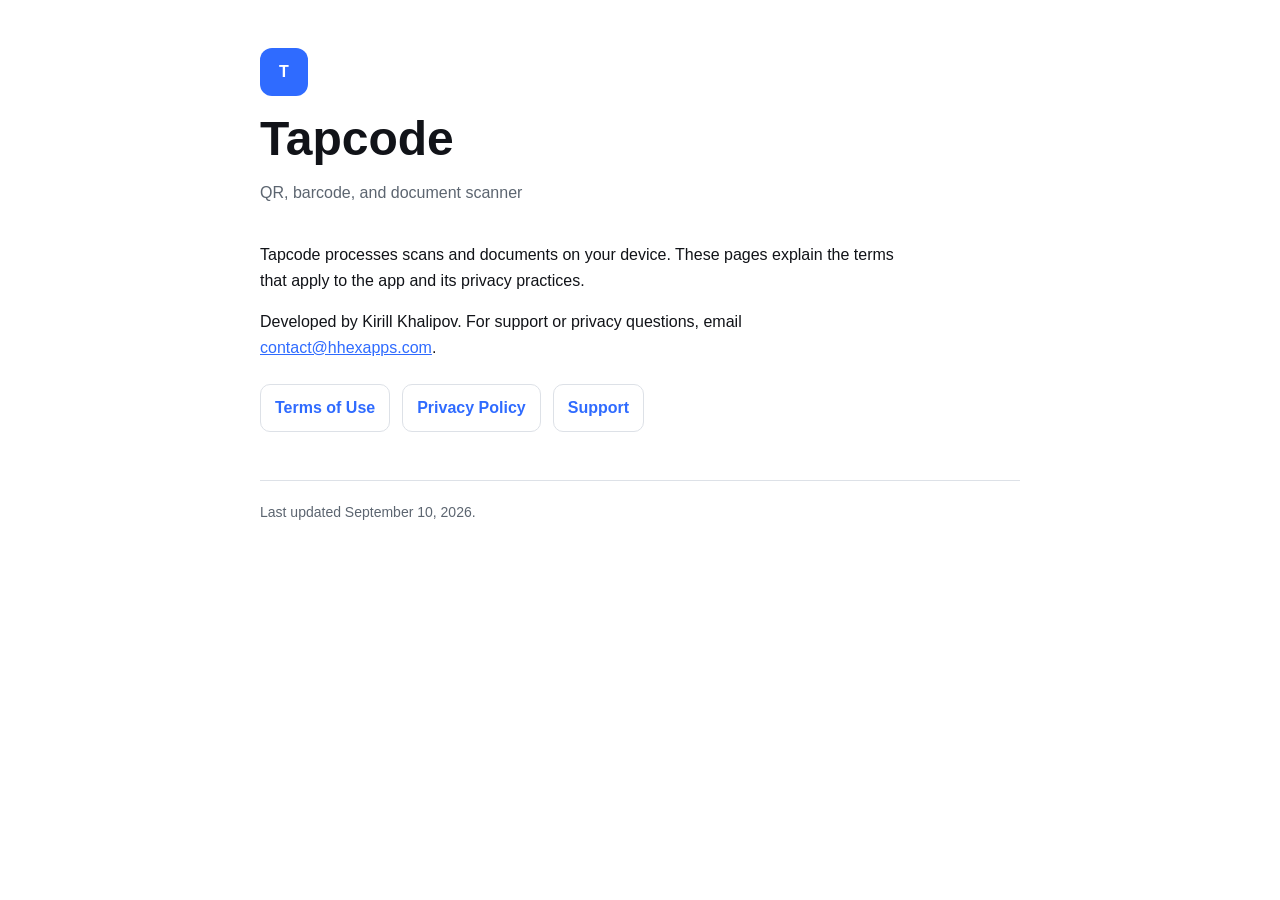
<file: index.html>
<!doctype html>
<html lang="en">
<head>
  <meta charset="utf-8">
  <meta name="viewport" content="width=device-width, initial-scale=1">
  <title>Tapcode — Legal</title>
  <meta name="description" content="Tapcode legal documents and support links.">
  <link rel="stylesheet" href="./legal.css">
</head>
<body><main>
  <header><span class="mark">T</span><h1>Tapcode</h1><p class="meta">QR, barcode, and document scanner</p></header>
  <p>Tapcode processes scans and documents on your device. These pages explain the terms that apply to the app and its privacy practices.</p>
  <p>Developed by Kirill Khalipov. For support or privacy questions, email <a href="mailto:contact@hhexapps.com">contact@hhexapps.com</a>.</p>
  <nav><a href="./terms/">Terms of Use</a><a href="./privacy/">Privacy Policy</a><a href="mailto:contact@hhexapps.com">Support</a></nav>
  <footer>Last updated September 10, 2026.</footer>
</main></body>
</html>
</file>
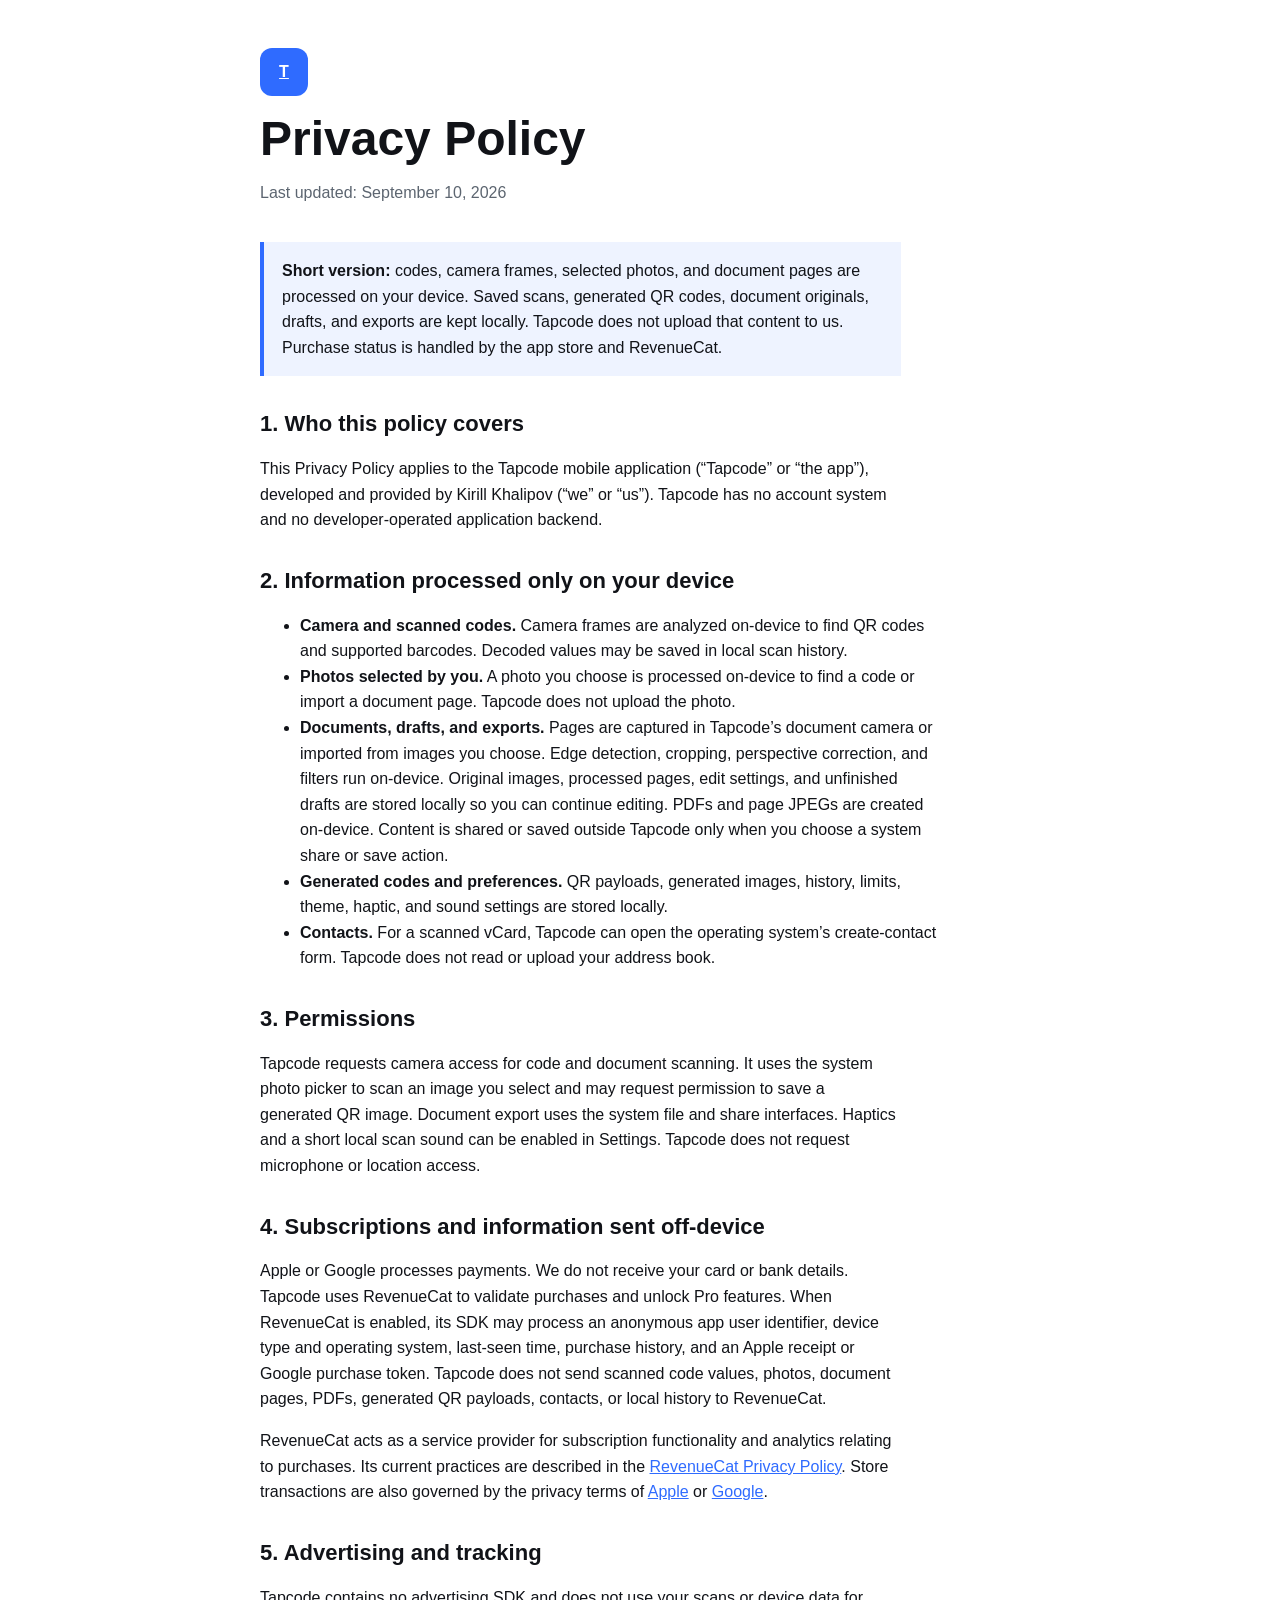
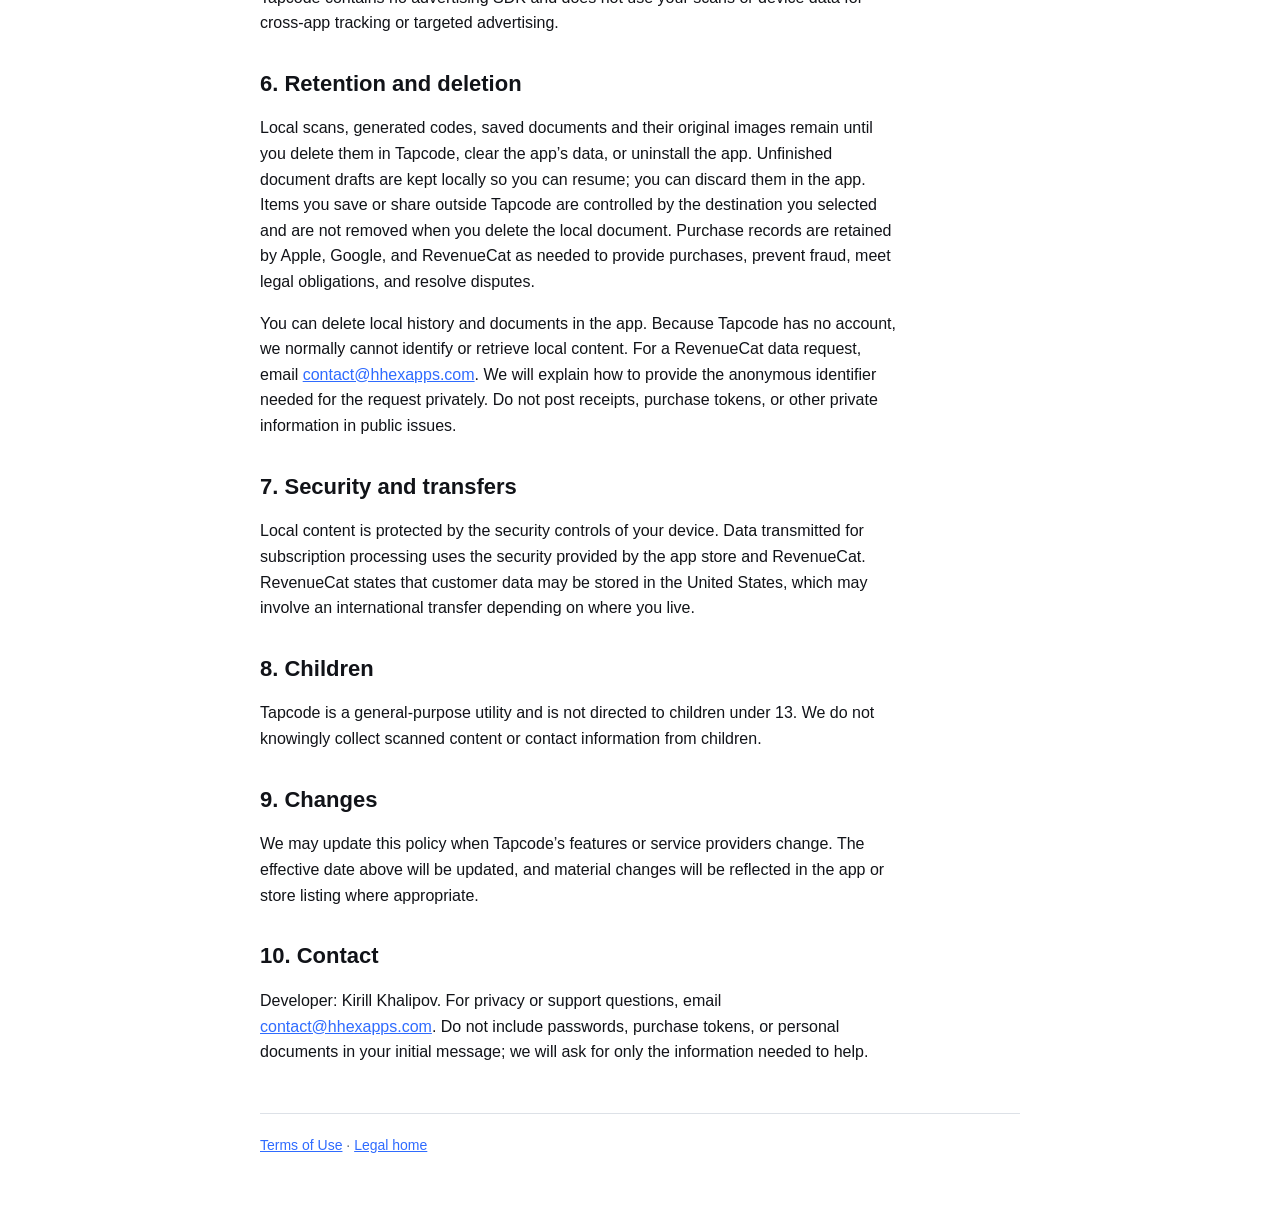
<file: privacy/index.html>
<!doctype html>
<html lang="en">
<head>
  <meta charset="utf-8">
  <meta name="viewport" content="width=device-width, initial-scale=1">
  <title>Tapcode Privacy Policy</title>
  <meta name="description" content="Privacy Policy for the Tapcode mobile app.">
  <link rel="stylesheet" href="../legal.css">
</head>
<body><main>
  <header><a href="../" class="mark" aria-label="Tapcode legal home">T</a><h1>Privacy Policy</h1><p class="meta">Last updated: September 10, 2026</p></header>

  <p class="note"><strong>Short version:</strong> codes, camera frames, selected photos, and document pages are processed on your device. Saved scans, generated QR codes, document originals, drafts, and exports are kept locally. Tapcode does not upload that content to us. Purchase status is handled by the app store and RevenueCat.</p>

  <h2>1. Who this policy covers</h2>
  <p>This Privacy Policy applies to the Tapcode mobile application (“Tapcode” or “the app”), developed and provided by Kirill Khalipov (“we” or “us”). Tapcode has no account system and no developer-operated application backend.</p>

  <h2>2. Information processed only on your device</h2>
  <ul>
    <li><strong>Camera and scanned codes.</strong> Camera frames are analyzed on-device to find QR codes and supported barcodes. Decoded values may be saved in local scan history.</li>
    <li><strong>Photos selected by you.</strong> A photo you choose is processed on-device to find a code or import a document page. Tapcode does not upload the photo.</li>
    <li><strong>Documents, drafts, and exports.</strong> Pages are captured in Tapcode’s document camera or imported from images you choose. Edge detection, cropping, perspective correction, and filters run on-device. Original images, processed pages, edit settings, and unfinished drafts are stored locally so you can continue editing. PDFs and page JPEGs are created on-device. Content is shared or saved outside Tapcode only when you choose a system share or save action.</li>
    <li><strong>Generated codes and preferences.</strong> QR payloads, generated images, history, limits, theme, haptic, and sound settings are stored locally.</li>
    <li><strong>Contacts.</strong> For a scanned vCard, Tapcode can open the operating system’s create-contact form. Tapcode does not read or upload your address book.</li>
  </ul>

  <h2>3. Permissions</h2>
  <p>Tapcode requests camera access for code and document scanning. It uses the system photo picker to scan an image you select and may request permission to save a generated QR image. Document export uses the system file and share interfaces. Haptics and a short local scan sound can be enabled in Settings. Tapcode does not request microphone or location access.</p>

  <h2>4. Subscriptions and information sent off-device</h2>
  <p>Apple or Google processes payments. We do not receive your card or bank details. Tapcode uses RevenueCat to validate purchases and unlock Pro features. When RevenueCat is enabled, its SDK may process an anonymous app user identifier, device type and operating system, last-seen time, purchase history, and an Apple receipt or Google purchase token. Tapcode does not send scanned code values, photos, document pages, PDFs, generated QR payloads, contacts, or local history to RevenueCat.</p>
  <p>RevenueCat acts as a service provider for subscription functionality and analytics relating to purchases. Its current practices are described in the <a href="https://www.revenuecat.com/privacy/">RevenueCat Privacy Policy</a>. Store transactions are also governed by the privacy terms of <a href="https://www.apple.com/legal/privacy/">Apple</a> or <a href="https://policies.google.com/privacy">Google</a>.</p>

  <h2>5. Advertising and tracking</h2>
  <p>Tapcode contains no advertising SDK and does not use your scans or device data for cross-app tracking or targeted advertising.</p>

  <h2>6. Retention and deletion</h2>
  <p>Local scans, generated codes, saved documents and their original images remain until you delete them in Tapcode, clear the app’s data, or uninstall the app. Unfinished document drafts are kept locally so you can resume; you can discard them in the app. Items you save or share outside Tapcode are controlled by the destination you selected and are not removed when you delete the local document. Purchase records are retained by Apple, Google, and RevenueCat as needed to provide purchases, prevent fraud, meet legal obligations, and resolve disputes.</p>
  <p>You can delete local history and documents in the app. Because Tapcode has no account, we normally cannot identify or retrieve local content. For a RevenueCat data request, email <a href="mailto:contact@hhexapps.com">contact@hhexapps.com</a>. We will explain how to provide the anonymous identifier needed for the request privately. Do not post receipts, purchase tokens, or other private information in public issues.</p>

  <h2>7. Security and transfers</h2>
  <p>Local content is protected by the security controls of your device. Data transmitted for subscription processing uses the security provided by the app store and RevenueCat. RevenueCat states that customer data may be stored in the United States, which may involve an international transfer depending on where you live.</p>

  <h2>8. Children</h2>
  <p>Tapcode is a general-purpose utility and is not directed to children under 13. We do not knowingly collect scanned content or contact information from children.</p>

  <h2>9. Changes</h2>
  <p>We may update this policy when Tapcode’s features or service providers change. The effective date above will be updated, and material changes will be reflected in the app or store listing where appropriate.</p>

  <h2>10. Contact</h2>
  <p>Developer: Kirill Khalipov. For privacy or support questions, email <a href="mailto:contact@hhexapps.com">contact@hhexapps.com</a>. Do not include passwords, purchase tokens, or personal documents in your initial message; we will ask for only the information needed to help.</p>

  <footer><a href="../terms/">Terms of Use</a> · <a href="../">Legal home</a></footer>
</main></body>
</html>
</file>
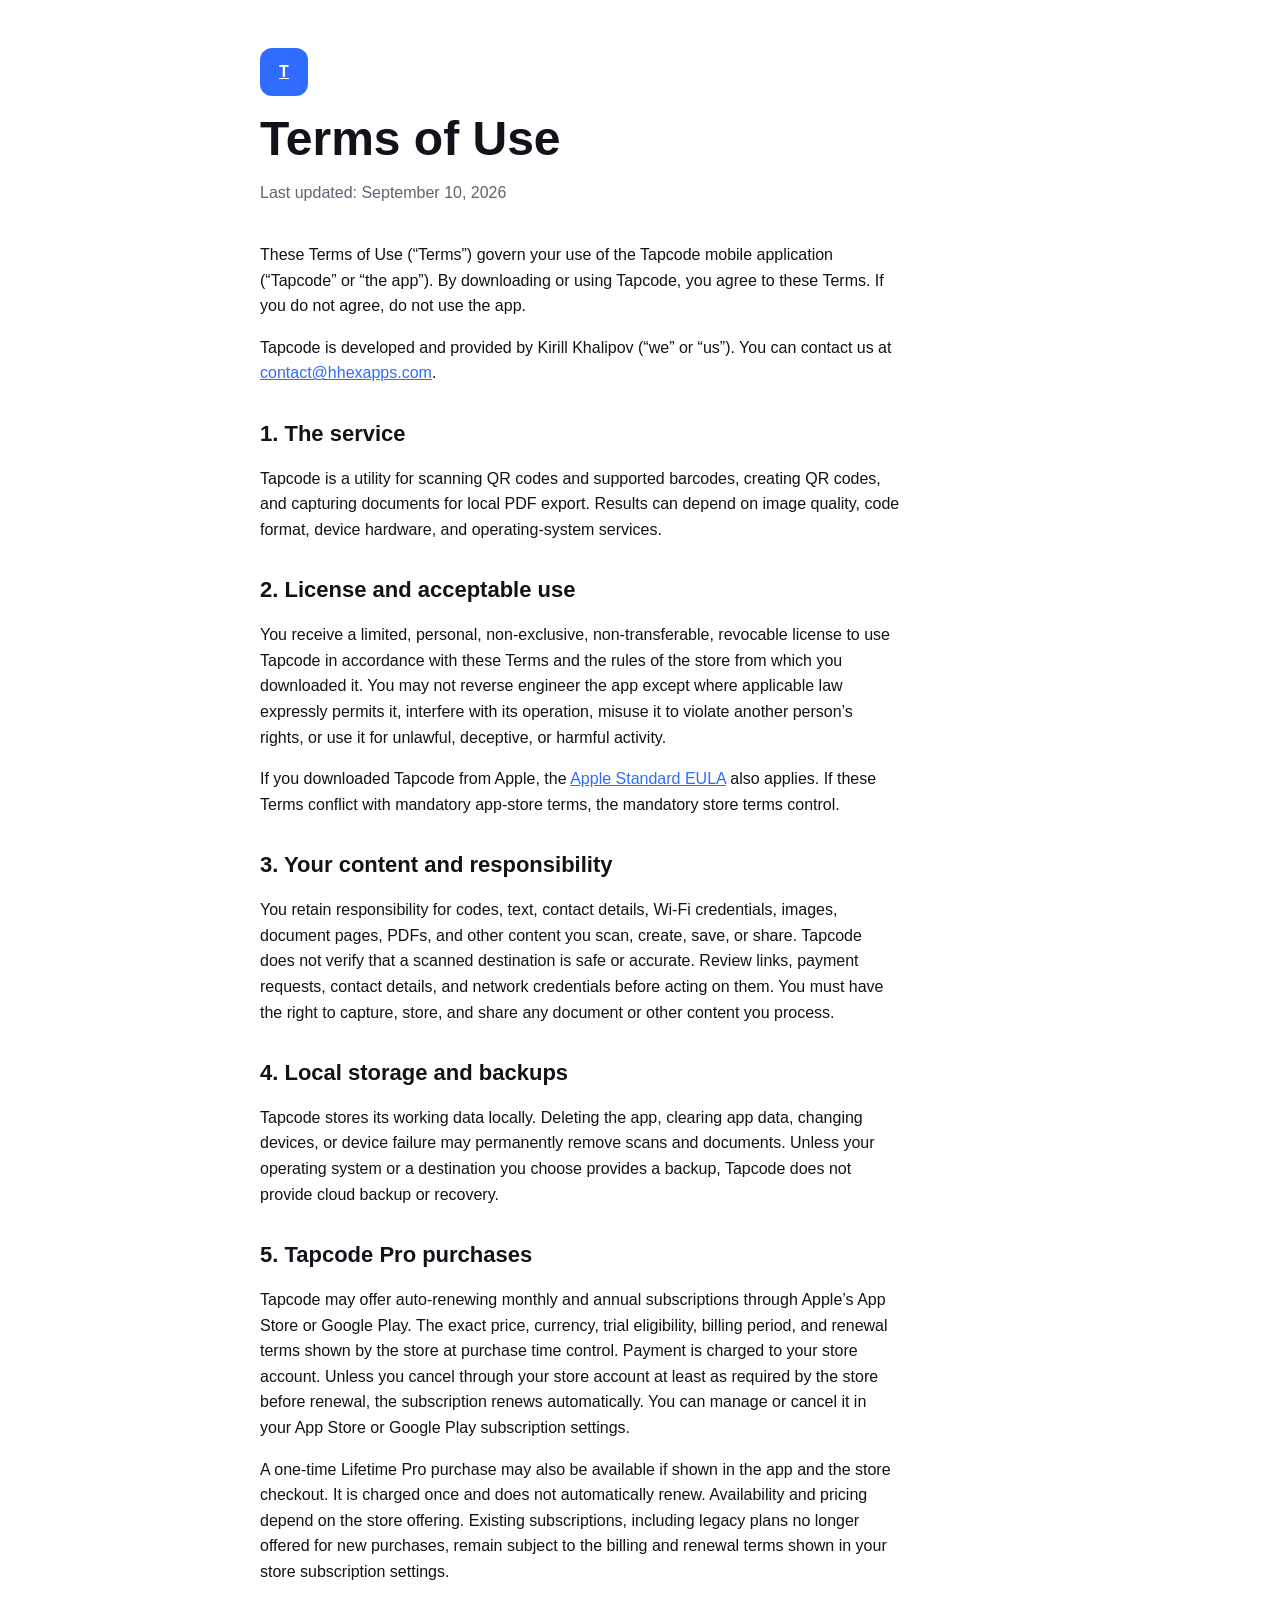
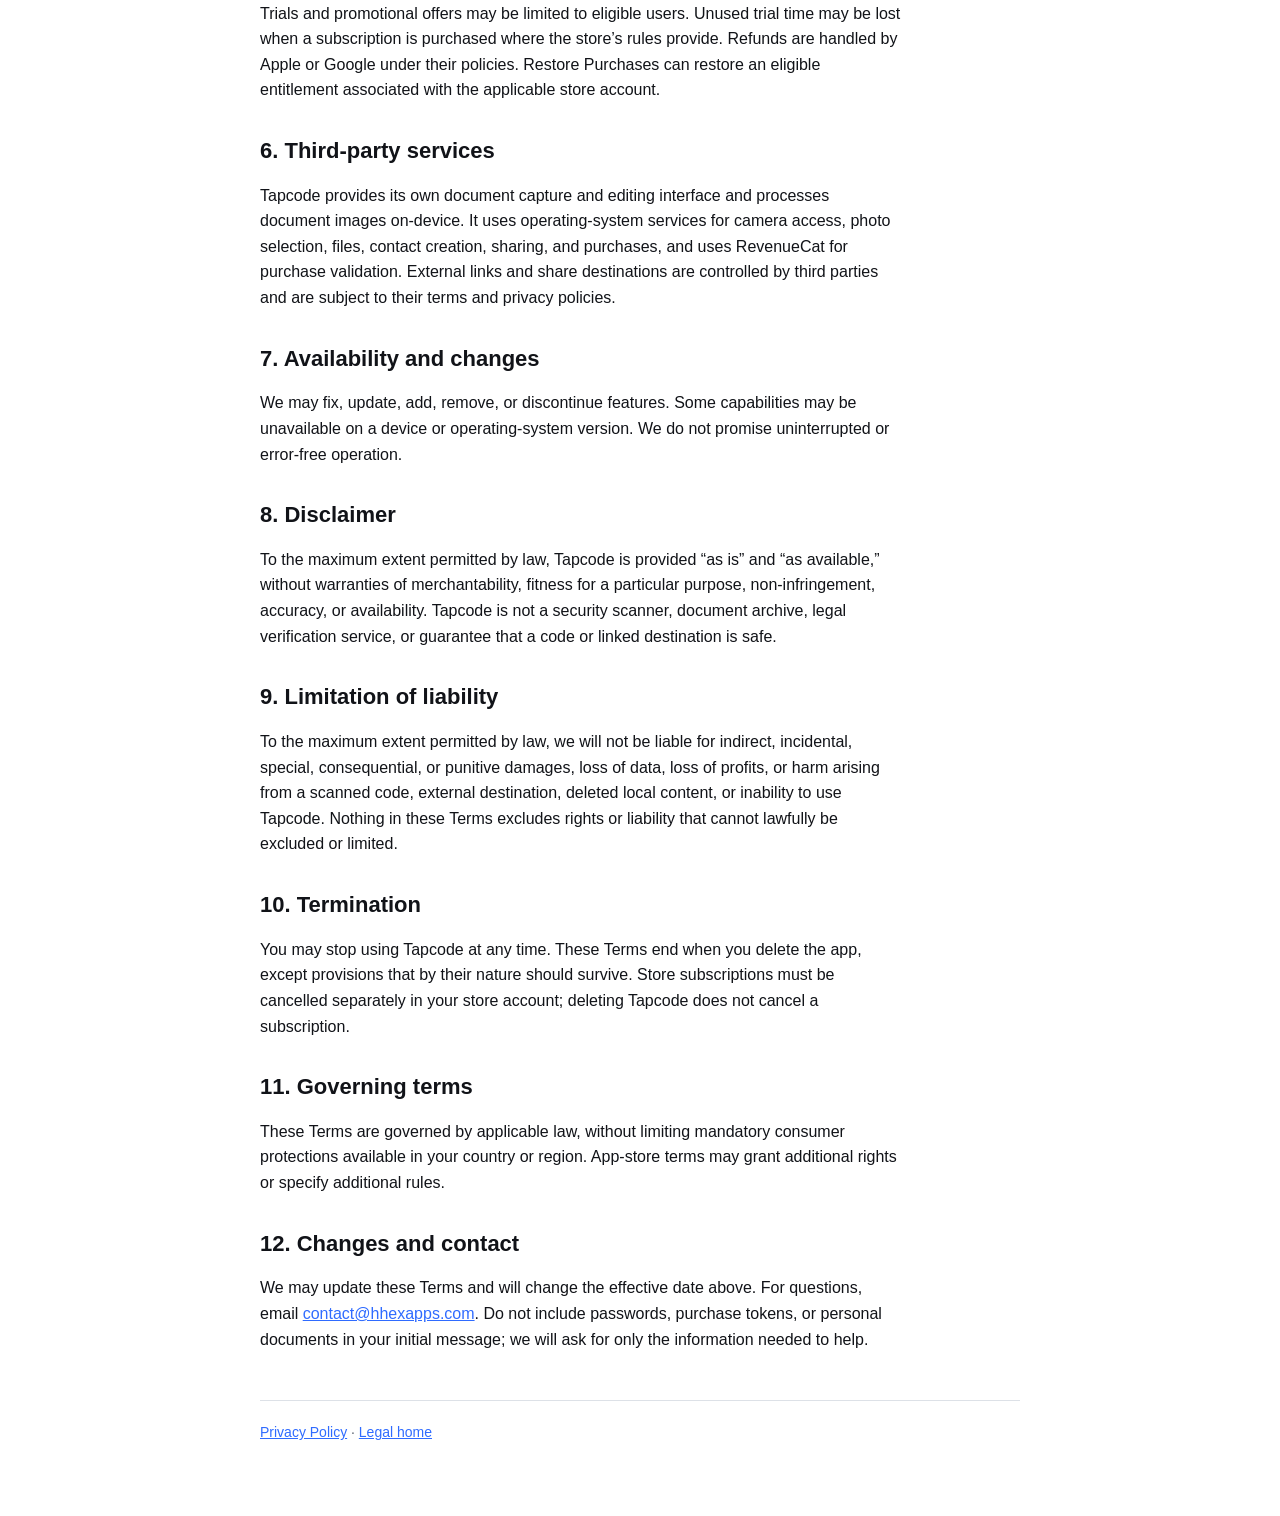
<file: terms/index.html>
<!doctype html>
<html lang="en">
<head>
  <meta charset="utf-8">
  <meta name="viewport" content="width=device-width, initial-scale=1">
  <title>Tapcode Terms of Use</title>
  <meta name="description" content="Terms of Use for the Tapcode mobile app.">
  <link rel="stylesheet" href="../legal.css">
</head>
<body><main>
  <header><a href="../" class="mark" aria-label="Tapcode legal home">T</a><h1>Terms of Use</h1><p class="meta">Last updated: September 10, 2026</p></header>

  <p>These Terms of Use (“Terms”) govern your use of the Tapcode mobile application (“Tapcode” or “the app”). By downloading or using Tapcode, you agree to these Terms. If you do not agree, do not use the app.</p>
  <p>Tapcode is developed and provided by Kirill Khalipov (“we” or “us”). You can contact us at <a href="mailto:contact@hhexapps.com">contact@hhexapps.com</a>.</p>

  <h2>1. The service</h2>
  <p>Tapcode is a utility for scanning QR codes and supported barcodes, creating QR codes, and capturing documents for local PDF export. Results can depend on image quality, code format, device hardware, and operating-system services.</p>

  <h2>2. License and acceptable use</h2>
  <p>You receive a limited, personal, non-exclusive, non-transferable, revocable license to use Tapcode in accordance with these Terms and the rules of the store from which you downloaded it. You may not reverse engineer the app except where applicable law expressly permits it, interfere with its operation, misuse it to violate another person’s rights, or use it for unlawful, deceptive, or harmful activity.</p>
  <p>If you downloaded Tapcode from Apple, the <a href="https://www.apple.com/legal/internet-services/itunes/dev/stdeula/">Apple Standard EULA</a> also applies. If these Terms conflict with mandatory app-store terms, the mandatory store terms control.</p>

  <h2>3. Your content and responsibility</h2>
  <p>You retain responsibility for codes, text, contact details, Wi-Fi credentials, images, document pages, PDFs, and other content you scan, create, save, or share. Tapcode does not verify that a scanned destination is safe or accurate. Review links, payment requests, contact details, and network credentials before acting on them. You must have the right to capture, store, and share any document or other content you process.</p>

  <h2>4. Local storage and backups</h2>
  <p>Tapcode stores its working data locally. Deleting the app, clearing app data, changing devices, or device failure may permanently remove scans and documents. Unless your operating system or a destination you choose provides a backup, Tapcode does not provide cloud backup or recovery.</p>

  <h2>5. Tapcode Pro purchases</h2>
  <p>Tapcode may offer auto-renewing monthly and annual subscriptions through Apple’s App Store or Google Play. The exact price, currency, trial eligibility, billing period, and renewal terms shown by the store at purchase time control. Payment is charged to your store account. Unless you cancel through your store account at least as required by the store before renewal, the subscription renews automatically. You can manage or cancel it in your App Store or Google Play subscription settings.</p>
  <p>A one-time Lifetime Pro purchase may also be available if shown in the app and the store checkout. It is charged once and does not automatically renew. Availability and pricing depend on the store offering. Existing subscriptions, including legacy plans no longer offered for new purchases, remain subject to the billing and renewal terms shown in your store subscription settings.</p>
  <p>Trials and promotional offers may be limited to eligible users. Unused trial time may be lost when a subscription is purchased where the store’s rules provide. Refunds are handled by Apple or Google under their policies. Restore Purchases can restore an eligible entitlement associated with the applicable store account.</p>

  <h2>6. Third-party services</h2>
  <p>Tapcode provides its own document capture and editing interface and processes document images on-device. It uses operating-system services for camera access, photo selection, files, contact creation, sharing, and purchases, and uses RevenueCat for purchase validation. External links and share destinations are controlled by third parties and are subject to their terms and privacy policies.</p>

  <h2>7. Availability and changes</h2>
  <p>We may fix, update, add, remove, or discontinue features. Some capabilities may be unavailable on a device or operating-system version. We do not promise uninterrupted or error-free operation.</p>

  <h2>8. Disclaimer</h2>
  <p>To the maximum extent permitted by law, Tapcode is provided “as is” and “as available,” without warranties of merchantability, fitness for a particular purpose, non-infringement, accuracy, or availability. Tapcode is not a security scanner, document archive, legal verification service, or guarantee that a code or linked destination is safe.</p>

  <h2>9. Limitation of liability</h2>
  <p>To the maximum extent permitted by law, we will not be liable for indirect, incidental, special, consequential, or punitive damages, loss of data, loss of profits, or harm arising from a scanned code, external destination, deleted local content, or inability to use Tapcode. Nothing in these Terms excludes rights or liability that cannot lawfully be excluded or limited.</p>

  <h2>10. Termination</h2>
  <p>You may stop using Tapcode at any time. These Terms end when you delete the app, except provisions that by their nature should survive. Store subscriptions must be cancelled separately in your store account; deleting Tapcode does not cancel a subscription.</p>

  <h2>11. Governing terms</h2>
  <p>These Terms are governed by applicable law, without limiting mandatory consumer protections available in your country or region. App-store terms may grant additional rights or specify additional rules.</p>

  <h2>12. Changes and contact</h2>
  <p>We may update these Terms and will change the effective date above. For questions, email <a href="mailto:contact@hhexapps.com">contact@hhexapps.com</a>. Do not include passwords, purchase tokens, or personal documents in your initial message; we will ask for only the information needed to help.</p>

  <footer><a href="../privacy/">Privacy Policy</a> · <a href="../">Legal home</a></footer>
</main></body>
</html>
</file>
<file: legal.css>
:root {
  color-scheme: light dark;
  --blue: #2f6bff;
  --paper: #ffffff;
  --ink: #111318;
  --muted: #5c6570;
  --line: #dde1e7;
}

@media (prefers-color-scheme: dark) {
  :root { --paper: #0f1115; --ink: #f5f7fa; --muted: #aab2bd; --line: #2d333c; }
}

* { box-sizing: border-box; }
body { margin: 0; background: var(--paper); color: var(--ink); font: 16px/1.6 -apple-system, BlinkMacSystemFont, "Segoe UI", sans-serif; }
main { width: min(760px, calc(100% - 40px)); margin: 0 auto; padding: 48px 0 72px; }
header { margin-bottom: 36px; }
.mark { display: inline-grid; place-items: center; width: 48px; height: 48px; border-radius: 12px; background: var(--blue); color: white; font-weight: 900; }
h1 { margin: 18px 0 4px; font-size: clamp(32px, 7vw, 48px); line-height: 1.05; }
h2 { margin-top: 34px; font-size: 22px; line-height: 1.25; }
p, li { max-width: 72ch; }
.meta { color: var(--muted); }
a { color: var(--blue); }
nav { display: flex; flex-wrap: wrap; gap: 12px; margin-top: 24px; }
nav a { padding: 10px 14px; border: 1px solid var(--line); border-radius: 10px; text-decoration: none; font-weight: 700; }
.note { padding: 16px 18px; border-left: 4px solid var(--blue); background: color-mix(in srgb, var(--blue) 8%, transparent); }
footer { margin-top: 48px; padding-top: 20px; border-top: 1px solid var(--line); color: var(--muted); font-size: 14px; }
</file>
